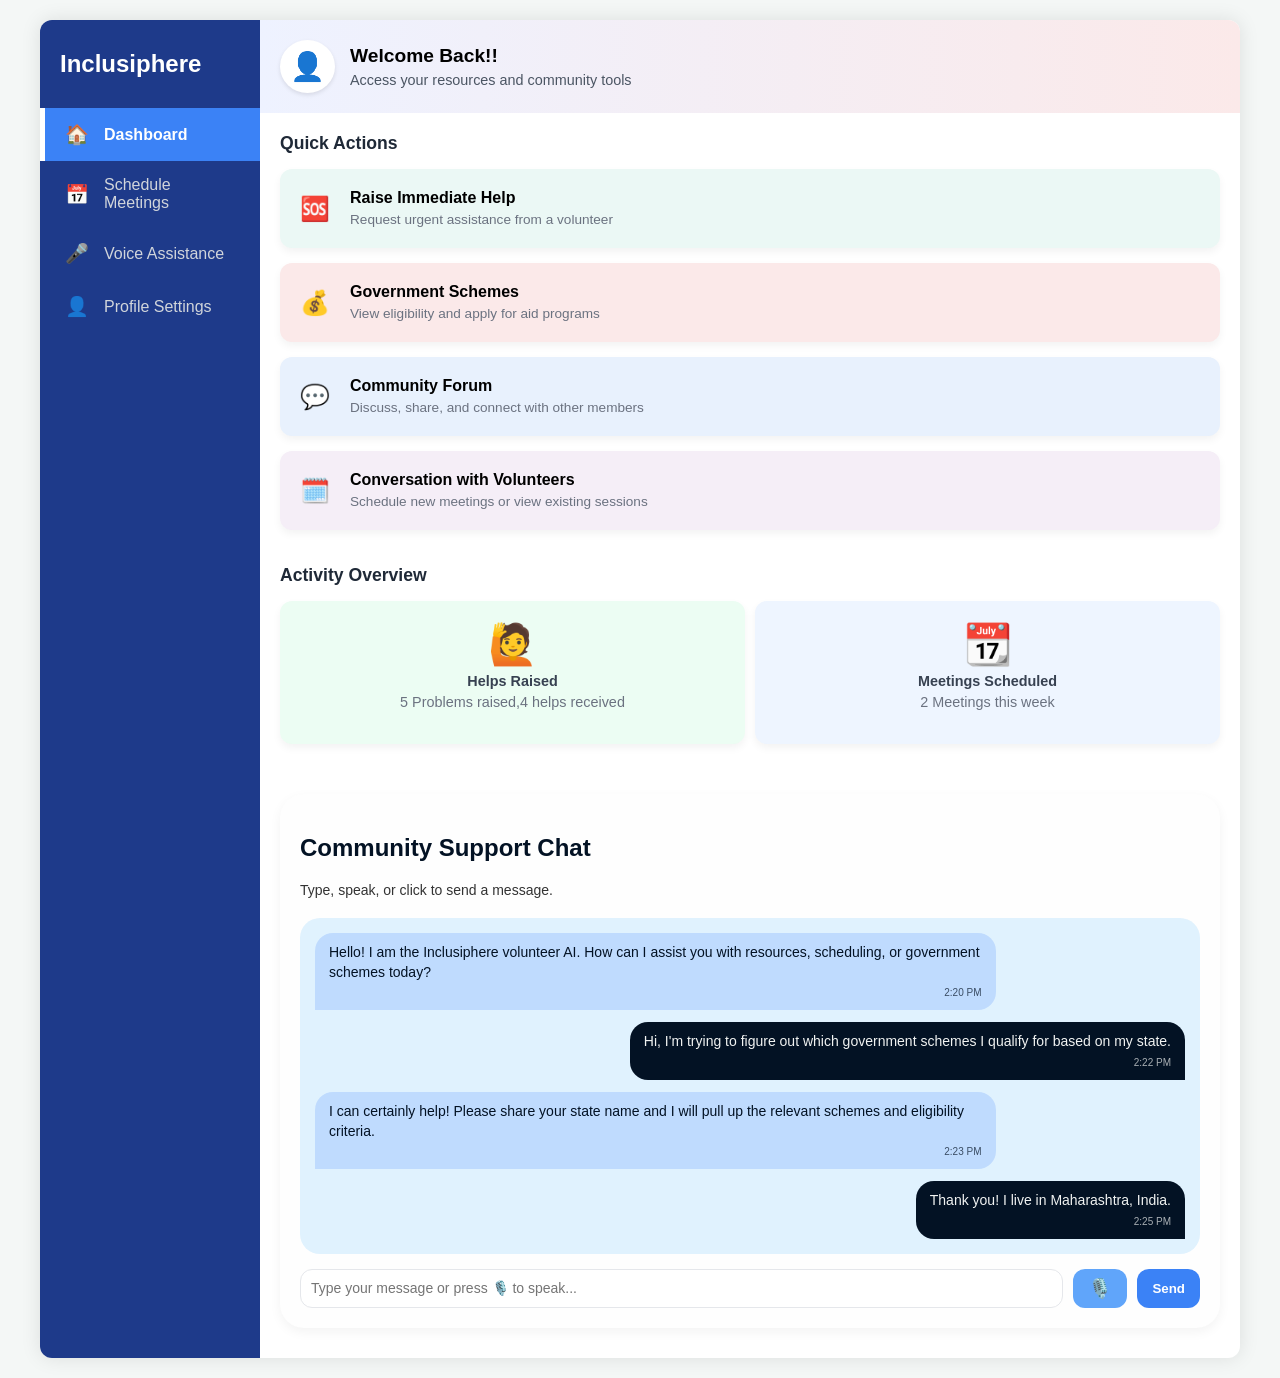
<file: members.html>
<!DOCTYPE html>
<html lang="en">
<head>
    <meta charset="UTF-8">
    <meta name="viewport" content="width=device-width, initial-scale=1.0">
    <title>Member Dashboard </title>
    <style>
        /* BASE & LAYOUT: Combining Sidebar (Desktop) and Content (Mobile) */
        body {
            font-family: -apple-system, BlinkMacSystemFont, "Segoe UI", Roboto, "Helvetica Neue", Arial, sans-serif;
            margin: 0;
            padding: 0;
            background-color: #f4f7f6;
        }

        /* *** KEY CHANGE 1: MAKING CONTAINER FULL-WIDTH ON ALL DEVICES *** */
        .container {
            width: 100%;
            /* min-height: 100vh; <-- Removed to allow scroll past viewport height */
            margin: 0;
            background-color: #ffffff;
            box-shadow: 0 0 20px rgba(0, 0, 0, 0.1);
            display: flex;
            border-radius: 0;
            overflow: hidden;
        }

        /* Desktop Container Styles */
        @media (min-width: 1024px) {
            .container {
                max-width: 1200px;
                margin: 20px auto;
                border-radius: 12px;
            }
        }

        /* --- VERTICAL SIDEBAR NAVIGATION --- */
        .nav-bar-vertical {
            width: 220px;
            flex-shrink: 0;
            display: flex;
            flex-direction: column;
            padding-top: 30px;
            background-color: #1e3a8a;
            color: #ffffff;
            /* CHANGES APPLIED HERE: Removing fixed height/positioning */
            /* height: 100vh; <-- REMOVED */
            /* position: sticky; <-- REMOVED */
            /* top: 0; <-- REMOVED */
            /* overflow-y: auto; <-- REMOVED */
        }
        
        /* Mobile Sidebar Handling (Hidden by default) */
        @media (max-width: 768px) {
            .nav-bar-vertical {
                display: none;
            }
            .container {
                display: block;
            }
        }

        /* Tablet/Desktop Sidebar Handling (Visible) */
        @media (min-width: 769px) {
            .nav-bar-vertical {
                display: flex;
            }
            .container {
                display: flex;
            }
        }

        .nav-title {
            font-size: 1.5em;
            font-weight: bold;
            text-align: left;
            margin-bottom: 30px;
            padding: 0 20px;
        }
        .nav-item-vertical {
            text-align: left;
            color: #d1d5db;
            font-size: 1em;
            text-decoration: none;
            padding: 15px 20px;
            transition: background-color 0.2s, color 0.2s;
            display: flex;
            align-items: center;
            border-left: 5px solid transparent;
        }
        .nav-item-vertical:hover {
            background-color: #3b5998;
            color: #ffffff;
        }
        .nav-item-vertical.active {
            color: #ffffff;
            background-color: #3b82f6;
            font-weight: bold;
            border-left: 5px solid #ffffff;
        }
        .nav-icon-vertical {
            font-size: 1.2em;
            margin-right: 15px;
            display: inline-block;
        }

        /* --- MAIN CONTENT AREA --- */
        .main-content {
            flex-grow: 1;
            width: 100%;
            /* CHANGES APPLIED HERE: Removing fixed height/scrolling */
            /* overflow-y: auto; <-- REMOVED */
            /* max-height: 100vh; <-- REMOVED */
        }


        /* Header (Greeting) Style */
        .header {
            display: flex;
            align-items: center;
            padding: 20px;
            background: linear-gradient(to right, #eef2ff, #fbe9e9);
        }
        .profile-icon {
            font-size: 28px;
            padding: 10px;
            border-radius: 50%;
            background-color: #ffffff;
            color: #1e3a8a;
            margin-right: 15px;
            flex-shrink: 0;
            box-shadow: 0 2px 4px rgba(0, 0, 0, 0.1);
        }
        .greeting h1 {
            font-size: 1.2em;
            margin: 0;
            font-weight: 700;
            line-height: 1.4;
        }
        .greeting p {
            font-size: 0.9em;
            margin: 0;
            color: #4b5563;
            line-height: 1.4;
        }

        /* Quick Actions Section */
        .quick-actions {
            padding: 20px;
        }
        .quick-actions h2 {
            font-size: 1.1em;
            color: #1f2937;
            margin-top: 0;
            margin-bottom: 15px;
            font-weight: 600;
        }
        .action-card {
            display: flex;
            align-items: center;
            padding: 20px;
            border-radius: 12px;
            margin-bottom: 15px;
            box-shadow: 0 4px 8px rgba(0, 0, 0, 0.05);
            transition: transform 0.2s;
            cursor: pointer;
        }
        .action-card:hover {
            transform: translateY(-2px);
            box-shadow: 0 6px 10px rgba(0, 0, 0, 0.1);
        }

        /* Card Colors */
        .card-green { background-color: #ebf8f5; }
        .card-blue { background-color: #e8f1fd; }
        .card-red { background-color: #fbe9e9; }
        .card-purple { background-color: #f5eef7;}

        .card-icon {
            font-size: 24px;
            margin-right: 20px;
            flex-shrink: 0;
        }
        .card-text strong {
            display: block;
            font-size: 1em;
            margin-bottom: 3px;
            font-weight: bold;
        }
        .card-text span {
            font-size: 0.85em;
            color: #6b7280;
        }


        /* Summary Section */
        .summary-section {
            padding: 0 20px 20px;
        }
        .summary-section h2 {
            font-size: 1.1em;
            color: #1f2937;
            margin-top: 0;
            margin-bottom: 15px;
            font-weight: 600;
        }
        .summary-row {
            display: flex;
            gap: 10px;
        }
        .summary-card {
            flex: 1;
            padding: 20px 10px;
            border-radius: 12px;
            text-align: center;
            box-shadow: 0 4px 8px rgba(0, 0, 0, 0.05);
        }

        /* Summary Card Colors */
        .summary-green-bg { background-color: #ecfdf3; }
        .summary-blue-bg { background-color: #eef5ff; }

        .summary-number {
            font-size: 2.5em;
            font-weight: 300;
            margin-bottom: 5px;
            display: block;
        }
        .summary-card h3 {
            font-size: 0.9em;
            color: #374151;
            margin: 0;
            font-weight: 600;
        }
        /* Icon Colors */
        .icon-green { color: #34d399; }
        .icon-blue { color: #60a5fa; }

        /* --- CHATBOT/COMMUNITY FORUM STYLES --- */
        #community-forum {
            background: #fefefe;
            padding: 20px;
            border-radius: 24px;
            margin: 30px 20px;
            box-shadow: 0 4px 12px rgba(0, 0, 0, 0.05);
        }

        #community-forum h2 {
            color: #031224;
            font-weight: 600;
        }

        #community-forum p {
            color: #333;
            font-size: 14px;
            margin-bottom: 20px;
        }

        /* Chat container */
        .chat-container {
            display: flex;
            flex-direction: column;
            gap: 12px;
            max-height: 400px;
            overflow-y: auto;
            padding: 15px;
            background: #e0f2fe;
            border-radius: 20px;
            scroll-behavior: smooth;
        }

        /* Chat bubble common */
        .chat-container .message {
            max-width: 75%;
            padding: 10px 14px;
            border-radius: 18px;
            font-size: 14px;
            line-height: 1.4;
            position: relative;
        }

        /* Volunteer messages (left) */
        .chat-container .message.volunteer {
            background: #bfdbfe;
            color: #031224;
            align-self: flex-start;
            border-bottom-left-radius: 0;
        }

        /* PwD member messages (right) */
        .chat-container .message.pwd {
            background: #031224;
            color: #f1f3f2;
            align-self: flex-end;
            border-bottom-right-radius: 0;
        }

        /* Small timestamp */
        .chat-container .message span.time {
            display: block;
            font-size: 10px;
            opacity: 0.7;
            margin-top: 4px;
            text-align: right;
            color: inherit;
        }

        /* Message Input Area Styles */
        .chat-input-area {
            margin-top: 15px;
            display: flex;
            gap: 10px;
        }
        #chat-input {
            flex-grow: 1;
            padding: 10px;
            border: 1px solid #e5e7eb;
            border-radius: 12px;
            font-size: 14px;
            box-sizing: border-box;
        }
        #chat-input:focus {
            outline: none;
            border-color: #3b82f6;
            box-shadow: 0 0 0 1px #3b82f6;
        }
        #send-button {
            background-color: #3b82f6;
            color: white;
            padding: 10px 15px;
            border: none;
            cursor: pointer;
            border-radius: 12px;
            font-weight: 600;
            transition: background-color 0.2s;
        }
        #send-button:hover {
            background-color: #2563eb;
        }
        
        /* ⭐ VOICE INTEGRATION STYLES ⭐ */
        #mic-button {
            background-color: #60a5fa;
            color: white;
            border: none;
            padding: 10px 15px;
            cursor: pointer;
            border-radius: 12px;
            font-weight: 600;
            transition: background-color 0.2s;
            flex-shrink: 0;
            line-height: 1;
            font-size: 1.2em;
        }
        #mic-button:hover {
            background-color: #3b82f6;
        }
        /* Style for when the microphone is actively listening */
        #mic-button.listening {
            background-color: #ef4444;
            animation: pulse 1s infinite;
        }

        @keyframes pulse {
            0% {
                box-shadow: 0 0 0 0 rgba(239, 68, 68, 0.4);
            }
            70% {
                box-shadow: 0 0 0 10px rgba(239, 68, 68, 0);
            }
            100% {
                box-shadow: 0 0 0 0 rgba(239, 68, 68, 0);
            }
        }


        /* Fade-in animation */
        body {
            opacity: 0;
            transform: translateY(10px);
            transition: opacity 1s ease, transform 1s ease;
        }

        body.loaded {
            opacity: 1;
            transform: translateY(0);
        }

    </style>
</head>
<body>

    <div class="container">

        <div class="nav-bar-vertical">
            <div class="nav-title">Inclusiphere</div>
            
            <a href="#" class="nav-item-vertical active" id="dashboard-link">
                <span class="nav-icon-vertical">🏠</span>
                Dashboard
            </a>
            <a href="#" class="nav-item-vertical" id="schedule-meetings-link">
                <span class="nav-icon-vertical">📅</span>
                Schedule Meetings
            </a>
            <a href="#" class="nav-item-vertical" id="voice-assistance-link">
                <span class="nav-icon-vertical">🎤</span>
                Voice Assistance
            </a>
            <a href="#" class="nav-item-vertical" id="profile-settings-link">
                <span class="nav-icon-vertical">👤</span>
                Profile Settings
            </a>
        </div>

        <div class="main-content">

            <div class="header">
                <span class="profile-icon">👤</span>
                <div class="greeting">
                    <h1>Welcome Back!!</h1>
                    <p>Access your resources and community tools</p>
                </div>
            </div>

            <div class="quick-actions">
                <h2>Quick Actions</h2>

                <div class="action-card card-green">
                    <span class="card-icon">🆘</span>
                    <div class="card-text">
                        <strong>Raise Immediate Help</strong>
                        <span>Request urgent assistance from a volunteer</span>
                    </div>
                </div>

                <div class="action-card card-red">
                    <span class="card-icon">💰</span>
                    <div class="card-text">
                        <strong>Government Schemes</strong>
                        <span>View eligibility and apply for aid programs</span>
                    </div>
                </div>

                <div class="action-card card-blue">
                    <span class="card-icon">💬</span>
                    <div class="card-text">
                        <strong>Community Forum</strong>
                        <span>Discuss, share, and connect with other members</span>
                    </div>
                </div>

                <div class="action-card card-purple">
                    <span class="card-icon">🗓️</span>
                    <div class="card-text">
                        <strong>Conversation with Volunteers</strong>
                        <span>Schedule new meetings or view existing sessions</span>
                    </div>
                </div>
            </div>

            <div class="summary-section">
                <h2>Activity Overview</h2>
                <div class="summary-row">

                    <div class="summary-card summary-green-bg">
                        <span class="summary-number icon-green">🙋</span>
                        <h3>Helps Raised</h3>
                        <p style="font-size:0.9em; color:#6b7280; margin-top:5px;">5 Problems raised,4 helps received</p>
                    </div>

                    <div class="summary-card summary-blue-bg">
                        <span class="summary-number icon-blue">📆</span>
                        <h3>Meetings Scheduled</h3>
                        <p style="font-size:0.9em; color:#6b7280; margin-top:5px;">2 Meetings this week</p>
                    </div>
                </div>
            </div>

            <div id="community-forum">
                <h2>Community Support Chat</h2>
                <p>Type, speak, or click to send a message.</p>

                <div class="chat-container" id="chat-messages">
                    <div class="message volunteer">
                        Hello! I am the Inclusiphere volunteer AI. How can I assist you with resources, scheduling, or government schemes today?
                        <span class="time">2:20 PM</span>
                    </div>
                    <div class="message pwd">
                        Hi, I'm trying to figure out which government schemes I qualify for based on my state.
                        <span class="time">2:22 PM</span>
                    </div>
                    <div class="message volunteer">
                        I can certainly help! Please share your state name and I will pull up the relevant schemes and eligibility criteria.
                        <span class="time">2:23 PM</span>
                    </div>
                    <div class="message pwd">
                        Thank you! I live in Maharashtra, India.
                        <span class="time">2:25 PM</span>
                    </div>
                    </div>

                <div class="chat-input-area">
                    <input type="text" id="chat-input" placeholder="Type your message or press 🎙️ to speak...">
                    <button id="mic-button">🎙️</button>
                    <button id="send-button">Send</button>
                </div>
                </div>
        </div>
    </div>

    <script>
        // Smooth transition on load
        window.addEventListener("load", () => {
            document.body.classList.add("loaded");
        });

        // ⭐ JAVASCRIPT FOR CHAT, VOICE RECOGNITION (Input), AND SPEECH SYNTHESIS (Output) ⭐
        document.addEventListener('DOMContentLoaded', () => {
            const chatInput = document.getElementById('chat-input');
            const sendButton = document.getElementById('send-button');
            const micButton = document.getElementById('mic-button');
            const chatMessages = document.getElementById('chat-messages');
            
            // Link Elements
            const voiceLink = document.getElementById('voice-assistance-link');
            const scheduleLink = document.getElementById('schedule-meetings-link'); // **CHANGE 2: Select the Schedule link**
            const dashboardLink = document.getElementById('dashboard-link');

            const communityForum = document.getElementById('community-forum');
            
            // --- Voice Recognition Setup (Input) ---
            const SpeechRecognition = window.SpeechRecognition || window.webkitSpeechRecognition;
            let recognition;
            let finalTranscript = '';
            let isListening = false;

            if (SpeechRecognition) {
                recognition = new SpeechRecognition();
                recognition.continuous = false; 
                recognition.interimResults = true; 
                recognition.lang = 'en-US'; 
            } else {
                micButton.style.display = 'none';
                console.warn('Web Speech API is not supported in this browser.');
            }
            
            // --- Speech Synthesis Setup (Output) ---
            const synth = window.speechSynthesis;

            // Helper to remove active class from all nav items
            const setActiveNav = (activeLink) => {
                document.querySelectorAll('.nav-item-vertical').forEach(item => {
                    item.classList.remove('active');
                });
                if (activeLink) {
                    activeLink.classList.add('active');
                }
            };
            
            /**
             * Function to speak a given text aloud.
             * @param {string} text The text string to be spoken.
             */
            const speakMessage = (text) => {
                if (synth.speaking) {
                    synth.cancel();
                }

                if (text.trim() !== '') {
                    // Strip Markdown for better speech synthesis
                    const plainText = text.replace(/\*\*(.*?)\*\*/g, '$1'); 
                    const utterance = new SpeechSynthesisUtterance(plainText);
                    utterance.pitch = 1.0; 
                    utterance.rate = 1.0; 
                    
                    synth.speak(utterance);
                }
            };

            // Function to get current time in HH:MM AM/PM format
            const getCurrentTime = () => {
                const now = new Date();
                const hours = now.getHours();
                const minutes = now.getMinutes();
                const ampm = hours >= 12 ? 'PM' : 'AM';
                const formattedHours = hours % 12 || 12; 
                const formattedMinutes = minutes < 10 ? '0' + minutes : minutes;
                return `${formattedHours}:${formattedMinutes} ${ampm}`;
            };
            
            /**
             * Handles the simulated response from the volunteer (Mock API).
             * @param {string} userQuery The user's input message.
             */
            const volunteerReply = (userQuery) => { 
                const normalizedQuery = userQuery.toLowerCase();
                let replyText = "I'm sorry, I don't quite understand that request yet. Can you ask about government schemes, scheduling a meeting, or community resources?";

                // Use a sequence of if/else if for clear, non-overlapping logic
                
                // 1. URGENT HELP LOGIC
                if (normalizedQuery.includes("raise help") || normalizedQuery.includes("immediate")|| normalizedQuery.includes("help") || normalizedQuery.includes("emergency") || normalizedQuery.includes("urgent")) {
                    replyText = "🆘 **Immediate Help Alert Raised.** Your situation has been flagged as urgent. A dedicated volunteer has been notified and will contact you via your registered phone number or video call within the next 5 minutes. Please stay safe.";
                }

                // 2. SCHEDULING LOGIC
                else if (normalizedQuery.includes("already scheduled meetings")) {
                    replyText = "Sure, I found your next scheduled meeting: **Monday at 5:00 PM** with Volunteer **Kirti Sinha**. You can reschedule or book a new one by typing 'schedule new meeting'.";
                }
                else if (normalizedQuery.includes("schedule") || normalizedQuery.includes("new meeting") || normalizedQuery.includes("call")) {
                    replyText = "Your new meeting is scheduled! You will receive a confirmation email with the time, date, and video conferencing link shortly. Is there anything else I can prepare for this meeting?";
                } 
                
                // 3. SCHEMES LOGIC
                else if (normalizedQuery.includes("scheme") || normalizedQuery.includes("aid")) {
                    
                    if (normalizedQuery.includes("maharashtra")) {
                        replyText = "For **Maharashtra**, key schemes include the Sanjay Gandhi Niradhar Anudan Yojana and the Scholarship Scheme for students. You can find official links on the state Divyang Kalyan Department website.";
                    } else if (normalizedQuery.includes("karnataka") || normalizedQuery.includes("karnatka")) {
                        replyText = "For **Karnataka** look into the Manasvini Scheme (financial support) and programs by the Department for the Empowerment of Differently Abled and Senior Citizens. We can provide direct application links.";
                    } else if (normalizedQuery.includes("delhi") || normalizedQuery.includes("ncr")) {
                        replyText = "In **Delhi**, the flagship scheme is the Disability Pension Scheme, and various transport subsidies are available. I recommend checking the Department of Social Welfare portal for forms.";
                    } else if (normalizedQuery.includes("andhra pradesh") || normalizedQuery.includes("ap")) {
                        replyText = "For **Andhra Pradesh**, the major program is the YSR PENSION KANUKA (SADAREM) for financial aid. Please visit the AP Social Security Pensions website for details.";
                    } else if (normalizedQuery.includes("telangana") || normalizedQuery.includes("ts")) {
                        replyText = "For **Telangana**, key programs include the Aasara Pension for financial assistance and the Economic Rehabilitation Scheme for livelihood support. You can check the Women Development & Child Welfare Department website for details.";
                    } else {
                        // Default response if no specific state is mentioned
                        replyText = "Since there are no specific state schemes mentioned, here are the major **Central Government Schemes**: UDID Card (mandatory ID), Accessible India Campaign, and the National Fellowship for PwDs.";
                    }
                }
                
                // 4. COMMUNITY/GENERAL LOGIC
                else if (normalizedQuery.includes("community") || normalizedQuery.includes("forum") || normalizedQuery.includes("connect")|| normalizedQuery.includes("share")|| normalizedQuery.includes("tell")|| normalizedQuery.includes("story")) {
                    replyText = "The Inclusiphere Community Forum is an excellent resource for sharing experiences. You can add your content on the main Dashboard to share it with everyone!! Do you need a direct link to a specific resource?";
                } else if (normalizedQuery.includes("thank") || normalizedQuery.includes("thanks")) {
                    replyText = "You're very welcome! Is there anything else I can assist you with today?";
                } else if (normalizedQuery.includes("hey") || normalizedQuery.includes("hello")|| normalizedQuery.includes("hi") || normalizedQuery.includes("greetings")) {
                    replyText = "Greetings, how may I assist you?"
                }

                // --- End of Enhanced Mock API Logic ---
                
                // 1. Show the response message
                const messageElement = document.createElement('div');
                messageElement.className = 'message volunteer';
                messageElement.innerHTML = `${replyText}<span class="time">${getCurrentTime()}</span>`;
                chatMessages.appendChild(messageElement);

                // 2. Scroll to the bottom 
                chatMessages.scrollTop = chatMessages.scrollHeight;
                
                // 3. THE TEXT-TO-SPEECH STEP
                speakMessage(replyText);
            };

            // Main function to send the message
            const sendMessage = (textToSend = null) => {
                const messageText = textToSend || chatInput.value.trim();

                if (messageText === '') {
                    return;
                }
                
                // Cancel ongoing speech when the user sends a new message
                if (synth.speaking) {
                    synth.cancel();
                }

                // 1. Create the new user message element
                const messageElement = document.createElement('div');
                messageElement.className = 'message pwd';
                
                // 2. Set the content
                messageElement.innerHTML = `
                    ${messageText}
                    <span class="time">${getCurrentTime()}</span>
                `;

                // 3. Append the new message
                chatMessages.appendChild(messageElement);

                // 4. Clear the input field if it was manually typed
                if (!textToSend) { 
                    chatInput.value = '';
                }

                // 5. Scroll to the bottom
                chatMessages.scrollTop = chatMessages.scrollHeight;

                // Reset finalTranscript after sending
                finalTranscript = '';
                
                // 6. Trigger the mocked Gemini response
                volunteerReply(messageText);
            };


            // --- Voice Recognition Event Listeners ---

            if (recognition) {
                micButton.addEventListener('click', () => {
                    try {
                        if (isListening) {
                            recognition.stop();
                        } else {
                            finalTranscript = ''; 
                            chatInput.value = ''; 
                            recognition.start(); 
                        }
                    } catch (e) {
                        console.error('Speech Recognition Start Error:', e);
                        micButton.classList.remove('listening');
                        isListening = false;
                    }
                });

                recognition.onstart = () => {
                    isListening = true;
                    micButton.classList.add('listening');
                    chatInput.placeholder = '🎙️ Listening... speak now.';
                    if (synth.speaking) {
                        synth.cancel();
                    }
                };

                recognition.onresult = (event) => {
                    let interimTranscript = '';
                    finalTranscript = '';

                    for (let i = event.resultIndex; i < event.results.length; ++i) {
                        const transcript = event.results[i][0].transcript;
                        if (event.results[i].isFinal) {
                            finalTranscript += transcript;
                        } else {
                            interimTranscript += transcript;
                        }
                    }

                    chatInput.value = finalTranscript || interimTranscript;
                };

                recognition.onend = () => {
                    isListening = false;
                    micButton.classList.remove('listening');
                    chatInput.placeholder = 'Type your message or press 🎙️ to speak...';

                    if (finalTranscript.trim().length > 0) {
                        sendMessage(finalTranscript.trim());
                    }
                };

                recognition.onerror = (event) => {
                    isListening = false;
                    micButton.classList.remove('listening');
                    chatInput.placeholder = 'Type your message or press 🎙️ to speak...';
                    console.error('Speech Recognition Error:', event.error);
                    if (event.error === 'not-allowed') {
                        alert("Microphone access denied. Please allow microphone usage in your browser settings to use voice input.");
                    } else if (event.error !== 'aborted') {
                        alert(`Speech Recognition Error: ${event.error}. Please try again.`);
                    }
                };
            }


            // --- Standard Chat Event Listeners ---

            sendButton.addEventListener('click', () => sendMessage());

            chatInput.addEventListener('keypress', (e) => {
                if (e.key === 'Enter') {
                    sendMessage();
                }
            });
            
            // --- Navigation Link Event Listeners ---

            // Voice Assistance Link Listener
            voiceLink.addEventListener('click', (e) => {
                e.preventDefault();
                setActiveNav(voiceLink);
                communityForum.scrollIntoView({ behavior: 'smooth', block: 'start' });
                chatInput.value = '';
                chatInput.focus();
            });
            
            // **Schedule Meetings Link Listener**
            scheduleLink.addEventListener('click', (e) => {
                e.preventDefault();
                setActiveNav(scheduleLink); // Set this link as active
                communityForum.scrollIntoView({ behavior: 'smooth', block: 'start' });
                
                // Simulate the "already scheduled meetings" query
                sendMessage("already scheduled meetings"); 
                chatInput.focus();
            });

            // Dashboard Link Listener 
            dashboardLink.addEventListener('click', (e) => {
                e.preventDefault();
                setActiveNav(dashboardLink);
            });
        });
    </script>

</body>
</html>
</file>
